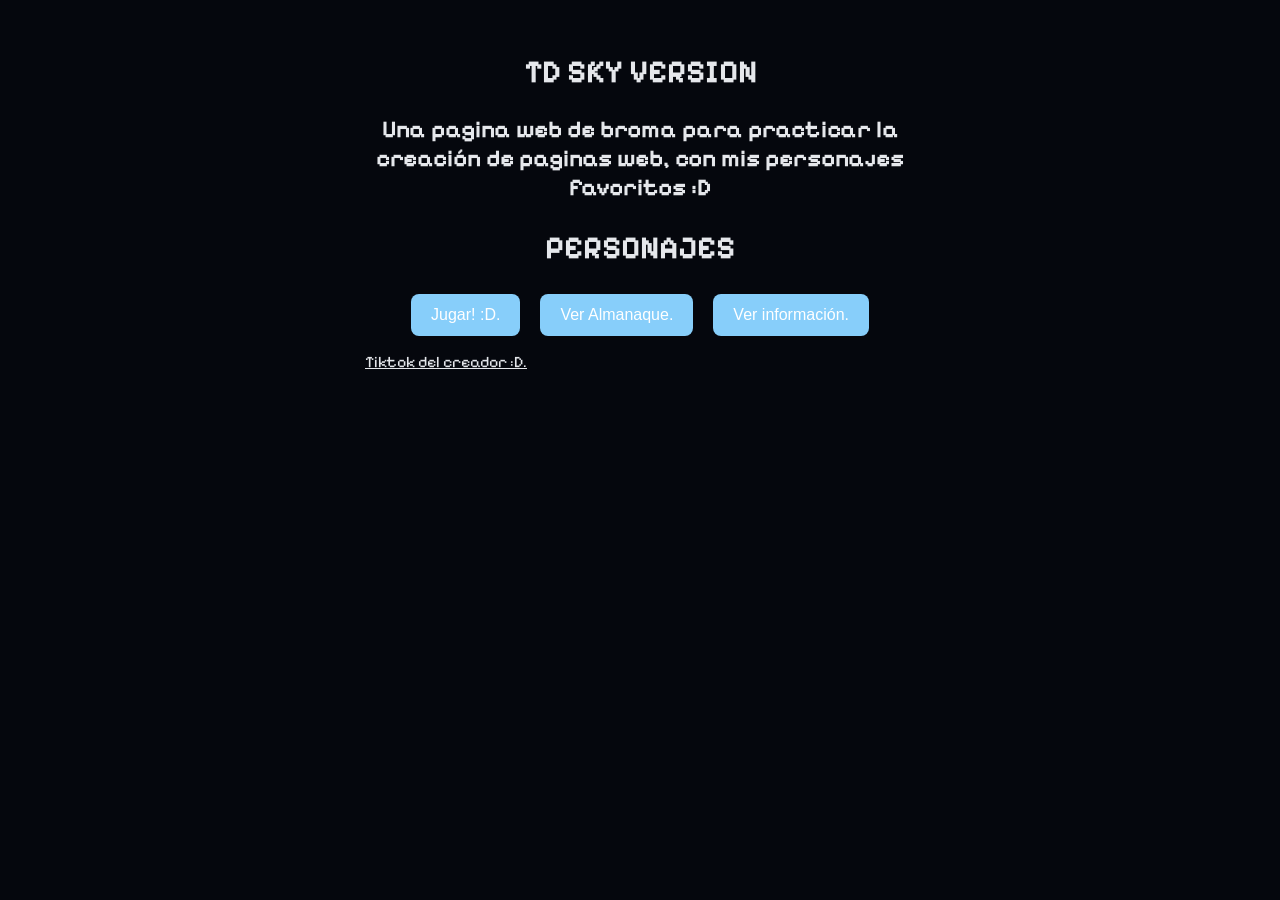
<file: index.html>
<!DOCTYPE html>
<html lang="es">

<head>
 <meta charset="UTF-8">
 <meta name="viewport="
       content="width=device-width,initial-scale=1.0, maxium-scale=1.0, user-scalable=no" >
 <title>INDI EXE - FANMADE INEXISTENTE.</title>

 <link rel="preconnect" href="https://fonts.googleapis.com">
 <link rel="preconnect" href="https://fonts.gstatic.com" crossorigin>
 <link href="https://fonts.googleapis.com/css2?family=Pixelify+Sans&display=swap" rel="stylesheet">

 <link rel="stylesheet" href="css/base.css">
 <link rel="stylesheet" href="css/menu/menu.css">
 <script src="js/basic.js" defer></script>
</head>

<body>
 <div class="main">
  <h1 class="textoBase Titulo">TD SKY VERSION</h1>
  <p class="textoBase Texto">Una pagina web de broma para practicar la creación de paginas web, con mis personajes favoritos :D</p>
  <h2 class="textoBase Titulo">PERSONAJES</h2>
  <div class="contenedor">
   <button id="btnJugar">Jugar! :D.</button>
   <button id="btnAlmanaque">Ver Almanaque.</button>
   <button id="btnDibujos">Ver información.</button>
  </div>
  <p><a class="Link" href="https://search.brave.com/search?q=tails+wiki&source=desktop">Tiktok del creador :D.</a></p>
 <!-- Solo para errores
 <script src="https://cdn.jsdelivr.net/npm/eruda"></script>
<script> eruda.init(); </script>
 XDDDD -->
 </div>
</body>

</html>
</file>
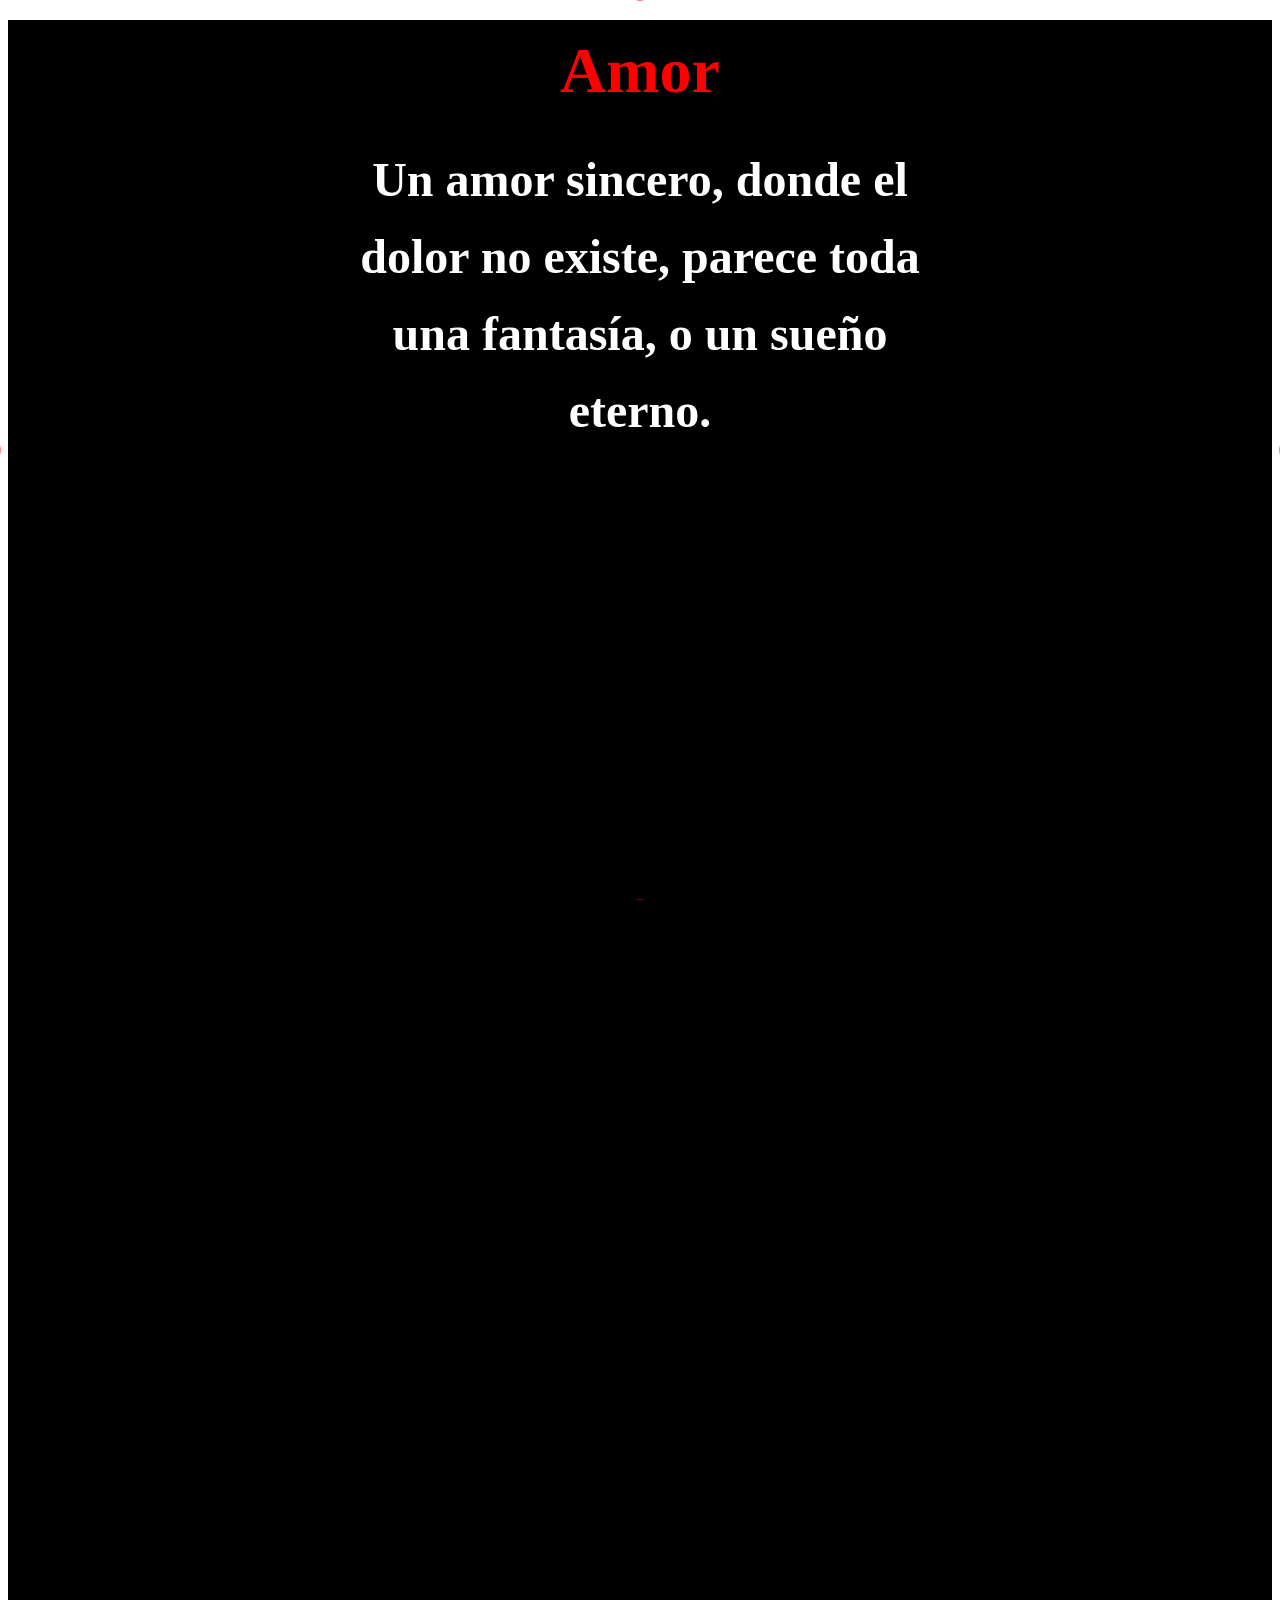
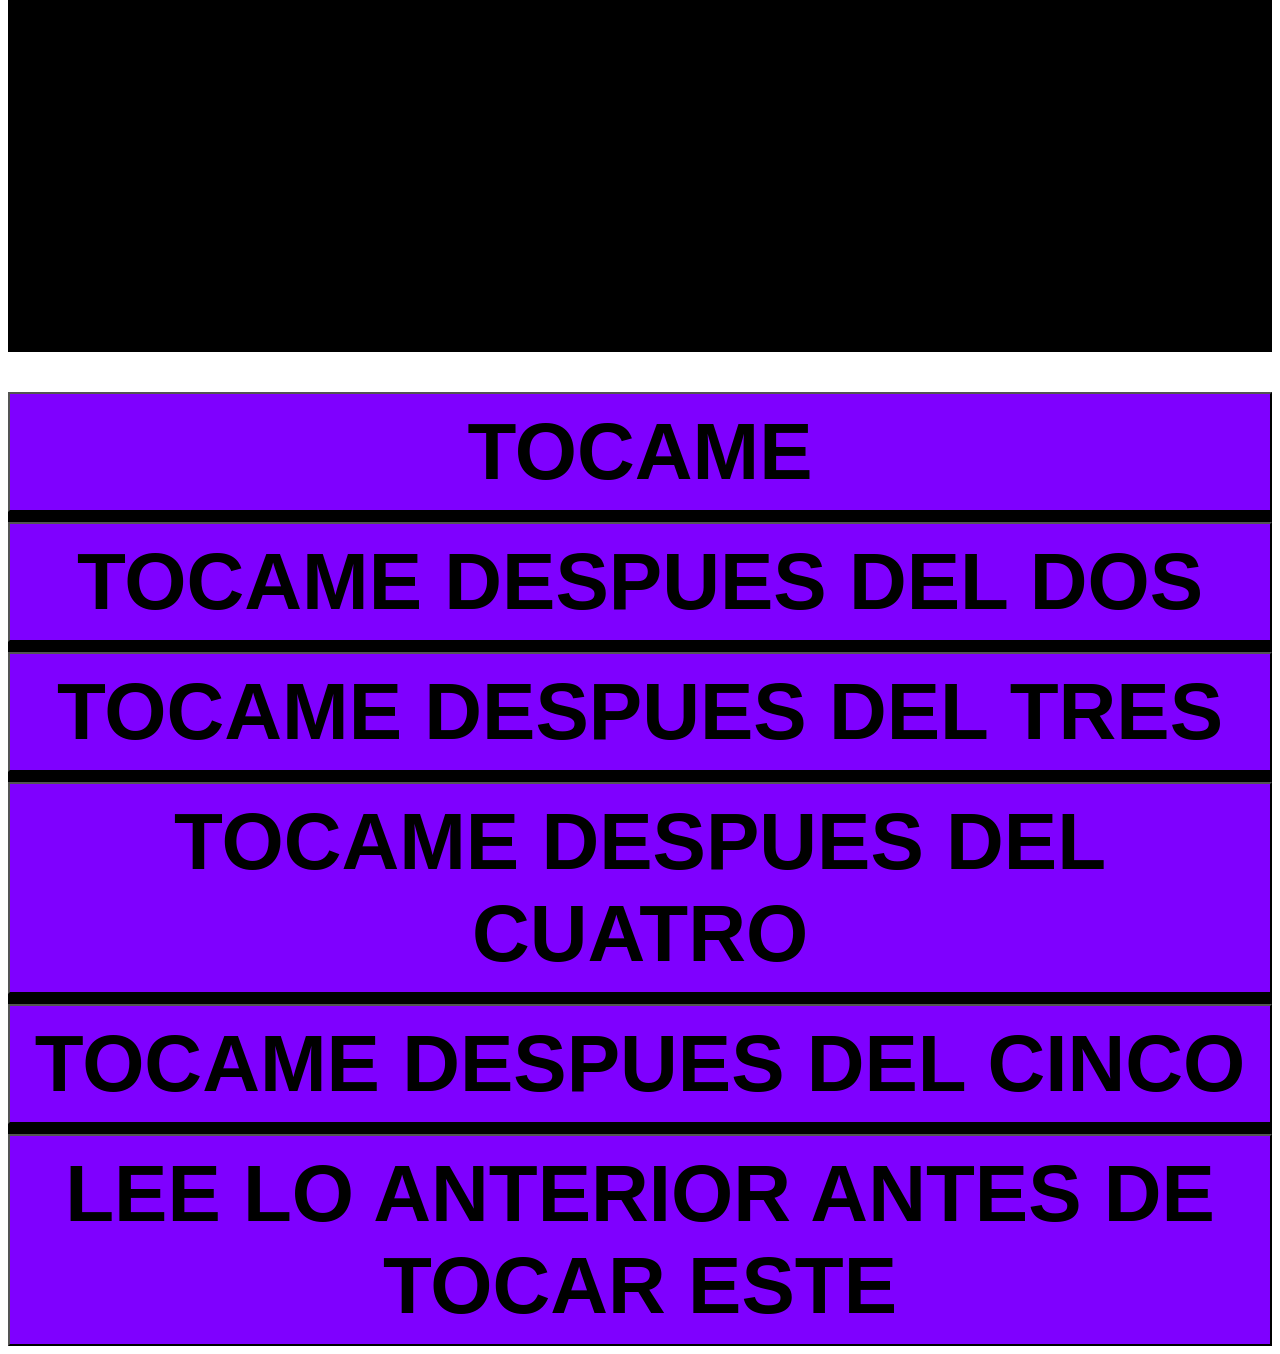
<file: iloveyou123/iloveyou.html>
<!DOCTYPE html>
<html lang="es">
<head>
 <title>Do you want my...</title>
 <link rel="stylesheet" href="iloveyou.css">
 <script src="iloveyou.js" defer></script>
</head>

<body>
 <div class="bordes"></div>
 <div id="poemas">
  <p id="poema" class="fade textBase textTitulo">Amor</p>
  <p id="poema" class="fade textBase texto">Un amor sincero, donde el dolor no existe, parece toda una fantasía, o un sueño eterno.</p>
  <p id="poema" class="fade textBase texto">Con preocupaciones, dolores y temores, aferran un corazón debil de razón.</p>
 <p id="poema" class="fade textBase texto">Uno que amaria sin ningun limite conocido, amaría al mil y seria el mismo al mil.</p>
 <p id="poema" class="fade textBase texto">Dicen que el pasado no define el futuro... Pero si el comportamiento.</p>
 <p id="poema" class="fade textBase texto">Un corazón tan roto, con basta experiencia, le daria miedo amar nuevamente.</p>
 <p id="poema" class="fade textBase texto">Pero, si la persona correcta apareciera, una que le despertara el deseo de amarlo...</p>
 <p id="poema" class="fade textBase texto">¿Podria volver a amar ese corazón?</p>
 </div>
 <div id="contenedor">
    <button id="b1" class="textBase textBoton">TOCAME</button>
    <button id="b2" class="textBase textBoton">TOCAME DESPUES DEL DOS</button>
    <button id="b3" class="textBase textBoton">TOCAME DESPUES DEL TRES</button>
    <button id="b4" class="textBase textBoton">TOCAME DESPUES DEL CUATRO</button>
    <button id="b5" class="textBase textBoton">TOCAME DESPUES DEL CINCO</button>
    <button id="b6" class="textBase textBoton">LEE LO ANTERIOR ANTES DE TOCAR ESTE</button>
 </div>

 <div id="final" style="display:none;">
    ¿Novio? 💐💖
 </div>

</body>

</html>
</file>
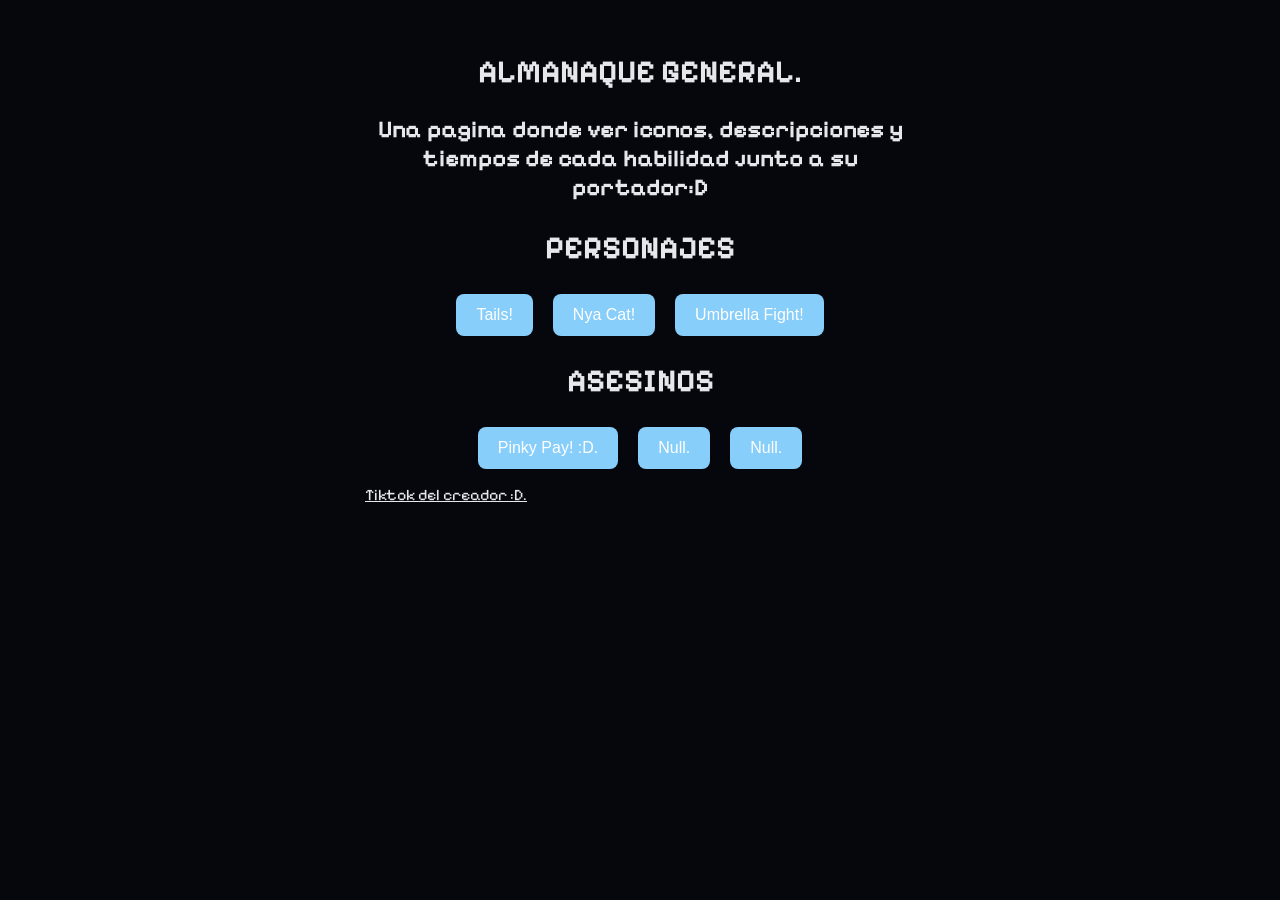
<file: html/opciones/almanaque.html>
<!DOCTYPE html>
<html lang="es">

<head>
 <meta charset="UTF-8">
 <meta name="viewport="
       content="width=device-width,initial-scale=1.0, maxium-scale=1.0, user-scalable=no" >
 <title>ALMANAQUE.</title>

 <link rel="preconnect" href="https://fonts.googleapis.com">
 <link rel="preconnect" href="https://fonts.gstatic.com" crossorigin>
 <link href="https://fonts.googleapis.com/css2?family=Pixelify+Sans&display=swap" rel="stylesheet">

 <link rel="stylesheet" href="../../css/base.css">
 <link rel="stylesheet" href="../../css/menu/menu.css">
 <script src="../../js/almanaque.js" defer></script>
</head>

<body>
 <div class="main">
  <h1 class="textoBase Titulo">ALMANAQUE GENERAL.</h1>
  <p class="textoBase Texto">Una pagina donde ver iconos, descripciones y tiempos de cada habilidad junto a su portador:D</p>
  <h2 class="textoBase Titulo">PERSONAJES</h2>
  <div class="contenedor">
   <button id="btnTails">Tails!</button>
   <button id="btnNya">Nya Cat!</button>
   <button id="btnUmbrellaFight">Umbrella Fight!</button>
  </div>
  <h2 class="textoBase Titulo">ASESINOS</h2>
  <div class="contenedor">
   <button id="btnPinkyPay">Pinky Pay! :D.</button>
   <button id="btn">Null.</button>
   <button id="btn">Null.</button>
  </div>
  <p><a class="Link" href="https://search.brave.com/search?q=tails+wiki&source=desktop">Tiktok del creador :D.</a></p>
 <!-- Solo para errores
 <script src="https://cdn.jsdelivr.net/npm/eruda"></script>
<script> eruda.init(); </script>
 XDDDD -->
 </div>
</body>

</html>
</file>
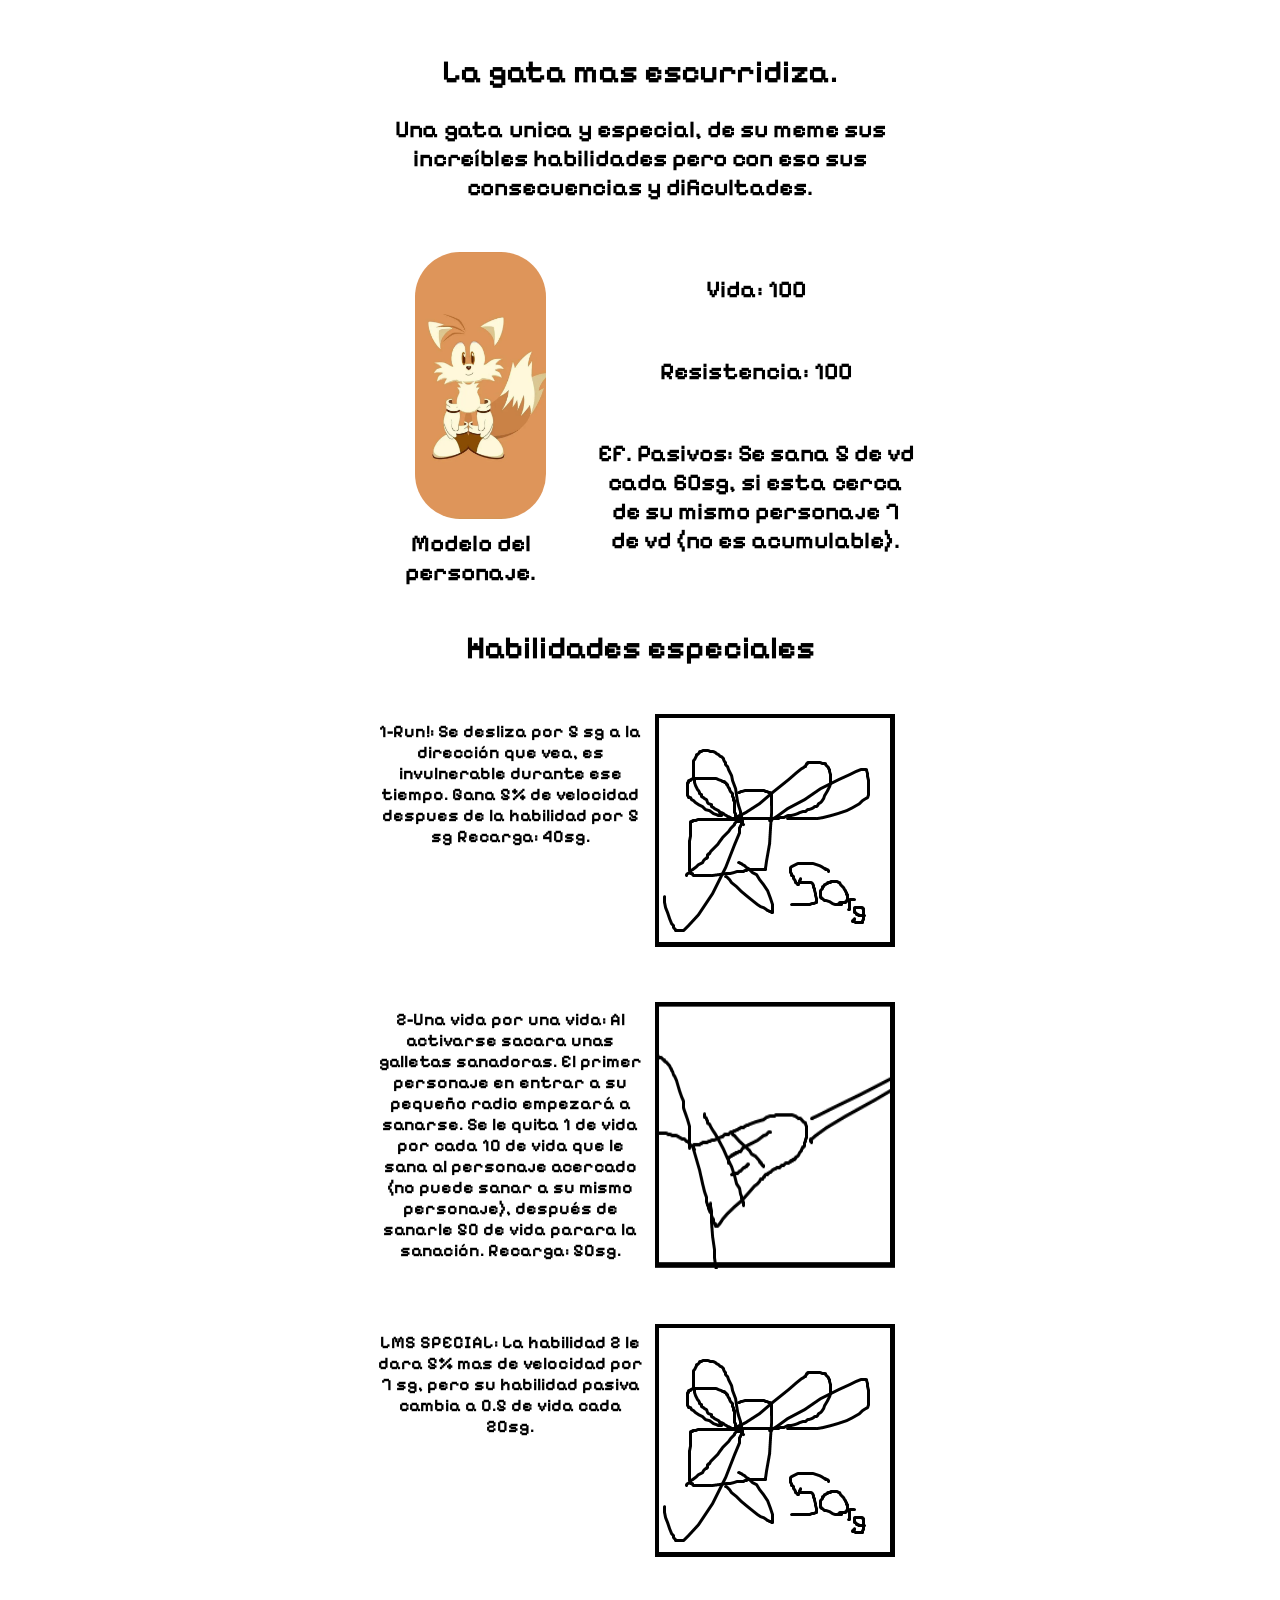
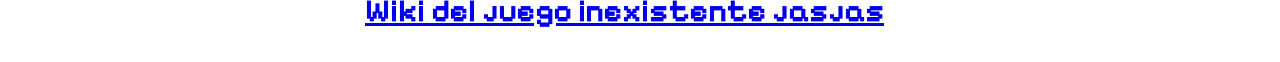
<file: html/personajes/Nya.html>
<!DOCTYPE html>
<html lang="es">

<head>
 <meta charset="UTF-8">
 <title>Estadisticas de Nya cat</title>

 <link rel="preconnect" href="https://fonts.googleapis.com">
 <link rel="preconnect" href="https://fonts.gstatic.com" crossorigin>
 <link href="https://fonts.googleapis.com/css2?family=Pixelify+Sans&display=swap" rel="stylesheet">

 <link rel="stylesheet" href="../../css/base.css">
 <link rel="stylesheet" href="../../css/personajes/Nya.css">
</head>

<body>
 <div class="main">
  <h1 class="textoBase Titulo">La gata mas escurridiza.</h1>
  <p class="textoBase Texto">Una gata unica y especial, de su meme sus increíbles habilidades pero con eso sus consecuencias y dificultades. </p>
  <div class="contenedor"> 
    <figure class="img">
    <img class="img2 Texto" src="../../img/tails.webp" alt="Modelo del Personaje (creado por mi mismo :D).">
    <figcaption class="textoBase Texto">Modelo del personaje.</figcaption>
   </figure>
   <div class="info">
    <p class="textoBase Texto">Vida: 100</p>
    <p class="textoBase Texto">Resistencia: 100</p>
    <p class="textoBase Texto">Ef. Pasivos: Se sana 5 de vd cada 60sg, si esta cerca de su mismo personaje 7 de vd (no es acumulable).</p>
   </div>
  </div>
  <h2 class="textoBase Titulo">Habilidades especiales</h2>
  <div class="caja">
   <p class="textoBase Hab">1-Run!: Se desliza por 5 sg a la dirección que vea, es invulnerable durante ese tiempo. Gana 5% de velocidad despues de la habilidad por 5 sg  Recarga: 40sg.</p>
   <img src="../../img/Volar.png" alt="(Dibujo de prueba)">
  </div>
  <div class="caja">
   <p class="textoBase Hab">2-Una vida por una vida: Al activarse sacara unas galletas sanadoras. El primer personaje en entrar a su pequeño radio empezará a sanarse. Se le quita 1 de vida por cada 10 de vida que le sana al personaje acercado (no puede sanar a su mismo personaje), después de sanarle 50 de vida parara la sanación. Recarga: 50sg.</p>
   <img src="../../img/Disparar.png" alt="(Dibujo de prueba) 30 sg recuperacion.">
  </div>
  <div class="caja">
   <p class="textoBase Hab">LMS SPECIAL: La habilidad 2 le dara 5% mas de velocidad por 7 sg, pero su habilidad pasiva cambia a 0.5 de vida cada 20sg.</p>
   <img src="../../img/Volar.png" alt="(Dibujo de prueba)">
  </div>
  <a class="textoBase Link" href="https://search.brave.com/search?q=tails+wiki&source=desktop">Wiki del juego inexistente jasjas</a>
 </div>
</body>

</html>
</file>
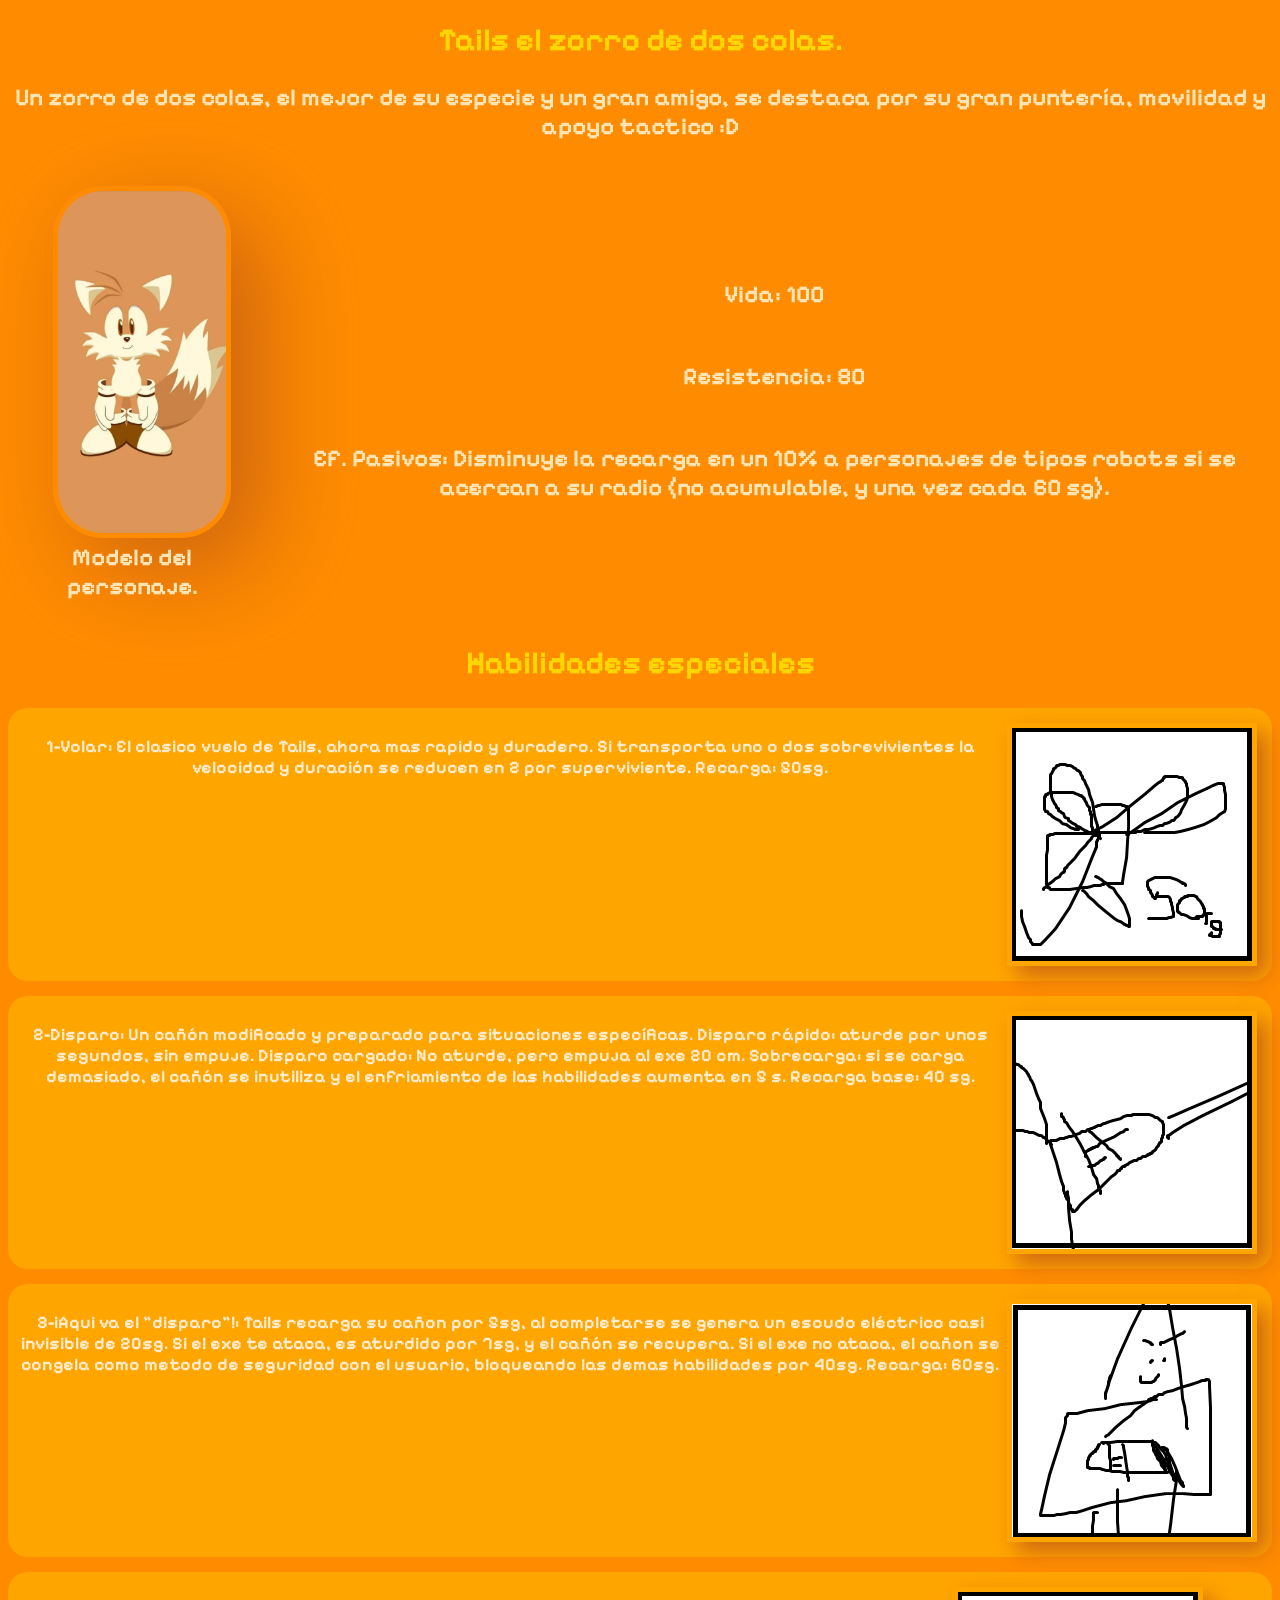
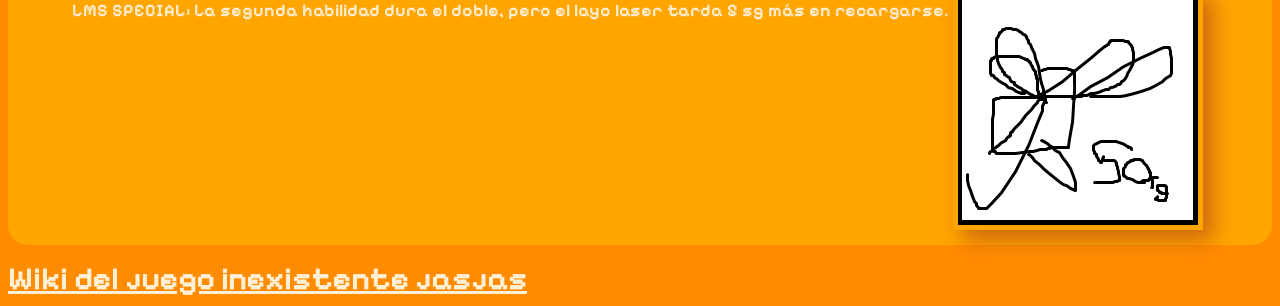
<file: html/personajes/Tails.html>
<!DOCTYPE html>
<html lang="es">

<head>
 <meta charset="UTF-8">
 <title>Estadisticas de Tails</title>

 <link rel="preconnect" href="https://fonts.googleapis.com">
 <link rel="preconnect" href="https://fonts.gstatic.com" crossorigin>
 <link href="https://fonts.googleapis.com/css2?family=Pixelify+Sans&display=swap" rel="stylesheet">

 <link rel="stylesheet" href="../../css/base.css">
 <link rel="stylesheet" href="../../css/personajes/Tails.css">
</head>

<body>
 <h1 class="textoBase Titulo">Tails el zorro de dos colas.</h1>
 <p class="textoBase Texto">Un zorro de dos colas, el mejor de su especie y un gran amigo, se destaca por su gran puntería, movilidad y apoyo tactico :D</p>
 <div class="contenedor"> 
  <figure class="img">
   <img class="img2 Texto" src="../../img/tails.webp" alt="Modelo 3d/2d de tails del juego XD.">
   <figcaption class="textoBase Texto">Modelo del personaje.</figcaption>
  </figure>
  <div class="info">
   <p class="textoBase Texto">Vida: 100</p>
   <p class="textoBase Texto">Resistencia: 80</p>
   <p class="textoBase Texto">Ef. Pasivos: Disminuye la recarga en un 10% a personajes de tipos robots si se acercan a su radio (no acumulable, y una vez cada 60 sg).</p>
  </div>
 </div>
 <h2 class="textoBase Titulo">Habilidades especiales</h2>
 <div class="caja">
  <p class="textoBase Hab">1-Volar: El clasico vuelo de Tails, ahora mas rapido y duradero. Si transporta uno o dos sobrevivientes la velocidad y duración se reducen en 2 por superviviente. Recarga: 50sg.</p>
  <img src="../../img/Volar.png" alt="(Dibujo de prueba)">
 </div>
 <div class="caja">
  <p class="textoBase Hab">2-Disparo: Un cañón modificado y preparado para situaciones específicas. Disparo rápido: aturde por unos segundos, sin empuje. Disparo cargado: No aturde, pero empuja al exe 20 cm. Sobrecarga: si se carga demasiado, el cañón se inutiliza y el enfriamiento de las habilidades aumenta en 5 s.
Recarga base: 40 sg.</p>
  <img src="../../img/Disparar.png" alt="(Dibujo de prueba) 30 sg recuperacion.">
 </div>
 <div class="caja">
  <p class="textoBase Hab">3-¡Aqui va el "disparo"!: Tails recarga su cañon por 5sg, al completarse se genera un escudo eléctrico casi invisible de 20sg. Si el exe te ataca, es aturdido por 7sg, y el cañón se recupera. Si el exe no ataca, el cañon se congela como metodo de seguridad con el usuario, bloqueando las demas habilidades por 40sg. Recarga: 60sg.</p>
  <img src="../../img/Disparar-Engaño.png" alt="(Dibujo de prueba) 50 sg de recuperacion.">
 </div>
 <div class="caja">
  <p class="textoBase Hab">LMS SPECIAL: La segunda habilidad dura el doble, pero el layo laser tarda 5 sg más en recargarse.</p>
  <img src="../../img/Volar.png" alt="(Dibujo de prueba)">
 </div>
 <a class="textoBase Link" href="https://search.brave.com/search?q=tails+wiki&source=desktop">Wiki del juego inexistente jasjas</a>
</body>

</html>
</file>
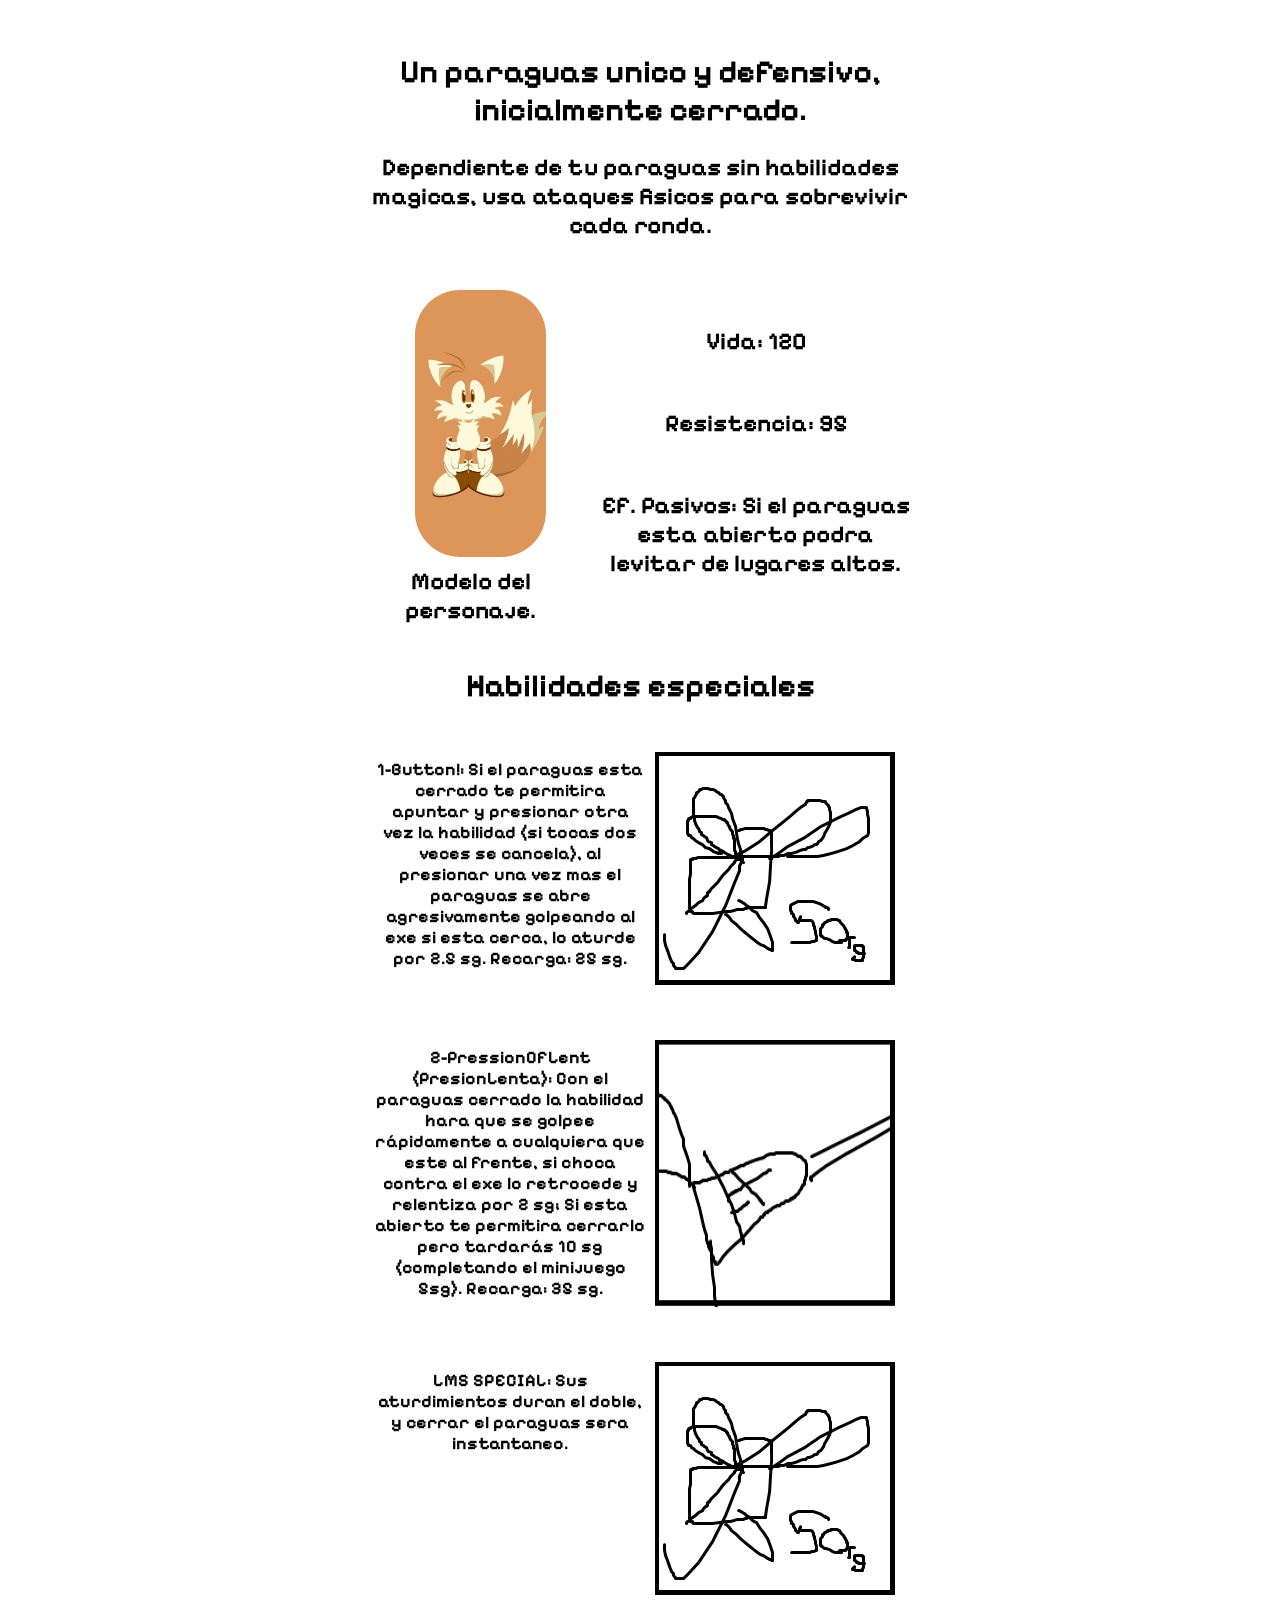
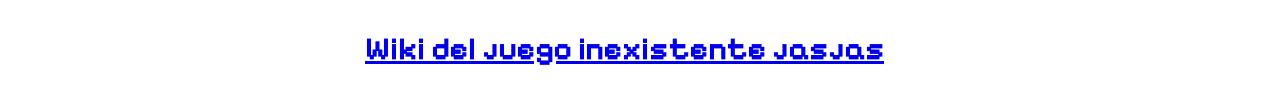
<file: html/personajes/UmbrellaFight.html>
<!DOCTYPE html>
<html lang="es">

<head>
 <meta charset="UTF-8">
 <title>Estadisticas de UmbrellaFight</title>

 <link rel="preconnect" href="https://fonts.googleapis.com">
 <link rel="preconnect" href="https://fonts.gstatic.com" crossorigin>
 <link href="https://fonts.googleapis.com/css2?family=Pixelify+Sans&display=swap" rel="stylesheet">

 <link rel="stylesheet" href="../../css/base.css">
 <link rel="stylesheet" href="../../css/personajes/Nya.css">
</head>

<body>
 <div class="main">
  <h1 class="textoBase Titulo">Un paraguas unico y defensivo, inicialmente cerrado.</h1>
  <p class="textoBase Texto">Dependiente de tu paraguas sin habilidades magicas, usa ataques fisicos para sobrevivir cada ronda. </p>
  <div class="contenedor"> 
    <figure class="img">
    <img class="img2 Texto" src="../../img/tails.webp" alt="Modelo del Personaje (creado por mi mismo :D).">
    <figcaption class="textoBase Texto">Modelo del personaje.</figcaption>
   </figure>
   <div class="info">
    <p class="textoBase Texto">Vida: 120</p>
    <p class="textoBase Texto">Resistencia: 95</p>
    <p class="textoBase Texto">Ef. Pasivos: Si el paraguas esta abierto podra levitar de lugares altos.</p>
   </div>
  </div>
  <h2 class="textoBase Titulo">Habilidades especiales</h2>
  <div class="caja">
   <p class="textoBase Hab">1-Button!: Si el paraguas esta cerrado te permitira apuntar y presionar otra vez la habilidad (si tocas dos veces se cancela), al presionar una vez mas el paraguas se abre agresivamente golpeando al exe si esta cerca, lo aturde por 2.5 sg. Recarga: 25 sg.</p>
   <img src="../../img/Volar.png" alt="(Dibujo de prueba)">
  </div>
  <div class="caja">
   <p class="textoBase Hab">2-PressionOfLent (PresionLenta): Con el paraguas cerrado la habilidad hara que se golpee rápidamente a cualquiera que este al frente, si choca contra el exe lo retrocede y relentiza por 2 sg; Si esta abierto te permitira cerrarlo pero tardarás 10 sg (completando el minijuego 5sg). Recarga: 35 sg.</p>
   <img src="../../img/Disparar.png" alt="(Dibujo de prueba) 30 sg recuperacion.">
  </div>
  <div class="caja">
   <p class="textoBase Hab">LMS SPECIAL: Sus aturdimientos duran el doble, y cerrar el paraguas sera instantaneo.</p>
   <img src="../../img/Volar.png" alt="(Dibujo de prueba)">
  </div>
  <a class="textoBase Link" href="https://search.brave.com/search?q=tails+wiki&source=desktop">Wiki del juego inexistente jasjas</a>
 </div>
</body>

</html>
</file>
<file: css/base.css>
/* base.css */
/* Del html usa "rem", adaptativo en android y otros dispositivos xD */
html {
  font-size: 16px;
}
body {
  font-family: 'Pixelify Sans', sans-serif;
}
img {
 max-width: 100%;
 height: auto;
 display: block;
 margin: 5px 5px 5px 5px;
 padding: 5px 5px 5px 5px;
}
button {
 border: none;
 border-radius: 8px;
 cursor: pointer;
 justify-content: center;
}
.img2 {
 border-radius: 50px;
 width: 250px;
}
figure {
 text-align: center;
}
/* Evitar zoom y alargamiento */
.main {
  max-width: 550px;
  margin: auto;
  padding: 1.5rem;
}
.contenedor {
 display: flex;
 justify-content: center;
 margin-bottom: 10px;
 align-items: center;
 gap: 20px;
}
.info {
 display: flex;
 flex-direction: column;
 gap: 5px;
}
.caja {
 display: flex;
 justify-content: center;
 padding: 10px;
 margin: 10px 0;
 margin-bottom: 15px;
 border-radius: 20px;
}
.textoBase {
 font-size: var(--size);
 font-weight: bold;
 text-align: center;
}
.Titulo {
 --size: 2rem;
}
.Texto {
 --size: 1.5rem;
}
.Hab {
 --size: 1.1rem;
}
.Link {
 --size: 2rem;
}
</file>
<file: css/menu/menu.css>
/* menu.css */
/* Variables */
:root {
 --text: #e5e7eb;
}
body {
 background-color: #05070d;
}
img {
 box-shadow: 10px 10px 20px rgba(202,98,18,0.9);
}
button {
 background-color: #87CEFA;
 color: white;
 padding: 12px 20px;
 font-size: 16px;
}
button:hover {
 background-color: #FF6F6F;
}
.img2 {
 box-shadow: 30px 30px 100px rgba(202,98,18,1);
}
.caja {
 background-color: orange;
}
.Titulo {
 color: var(--text);
}
.Texto {
 color: var(--text);
}
.Hab {
 color: var(--text);
}
.Link {
 color: var(--text);
}
</file>
<file: iloveyou123/iloveyou.css>
html {
  font-size: 16px;
}

body > *:not(.bordes) {
 position: relative;
 z-index: 1;
 background-color: #000000;
 color: #ddd;
}

button {
 background-color: #7F00FF;
 color: #000000;
 padding: 12px 20px;
 font-size: 16px;
}

.textBase {
 font-size: var(--size);
 font-weight: bold;
 text-align: center;
}

.texto {
 --size: 3rem;
 color: #ffffff;
}

.textTitulo {
 --size: 4rem;
 color: #FF0000;
}

.textBoton {
 --size: 5rem;
 color: #000000;
}


#poema {
    max-width: 600px;
    margin: 20px auto;
    line-height: 1.6;
}

.fade {
    opacity: 0;
    transform: translateY(10px);
    transition: opacity 1s ease, transform 1s ease;
}

.fade.mostrar {
    opacity: 1;
    transform: translateY(0);
}

#contenedor {
 display: flex;
 flex-direction: column;
 gap: 10px;
 margin-top: 40px;
}

#final {
    position: fixed;
    inset: 0;
    display: flex;
    align-items: center;
    justify-content: center;
    font-size: 48px;
    color: #FF69B4;
}

.bordes {
    position: fixed;
    inset: 0;
    pointer-events: none;
    z-index: 9999; /* 🔥 clave */

    background:
        radial-gradient(circle at -20px -20px, red 25px, transparent 26px),
        radial-gradient(circle at calc(100% + 20px) -20px, red 25px, transparent 26px),
        radial-gradient(circle at -20px calc(100% + 20px), red 25px, transparent 26px),
        radial-gradient(circle at calc(100% + 20px) calc(100% + 20px), red 25px, transparent 26px),
        radial-gradient(circle at 50% -20px, red 20px, transparent 21px),
        radial-gradient(circle at 50% calc(100% + 20px), red 20px, transparent 21px),
        radial-gradient(circle at -20px 50%, red 20px, transparent 21px),
        radial-gradient(circle at calc(100% + 20px) 50%, red 20px, transparent 21px);
}
</file>
<file: css/personajes/Nya.css>
j
</file>
<file: css/personajes/Tails.css>
body {
 background-color: #FF8C00;
}
img {
 box-shadow: 10px 10px 20px rgba(202,98,18,0.9);
}
.img2 {
 box-shadow: 30px 30px 100px rgba(202,98,18,1);
}
.caja {
 background-color: orange;
}
.Titulo {
 color: #FFD700;
}
.Texto {
 color: #FFE4B5;
}
.Hab {
 color: #FFEBCD;
}
.Link {
 color: #FFEFD5;
}
</file>
